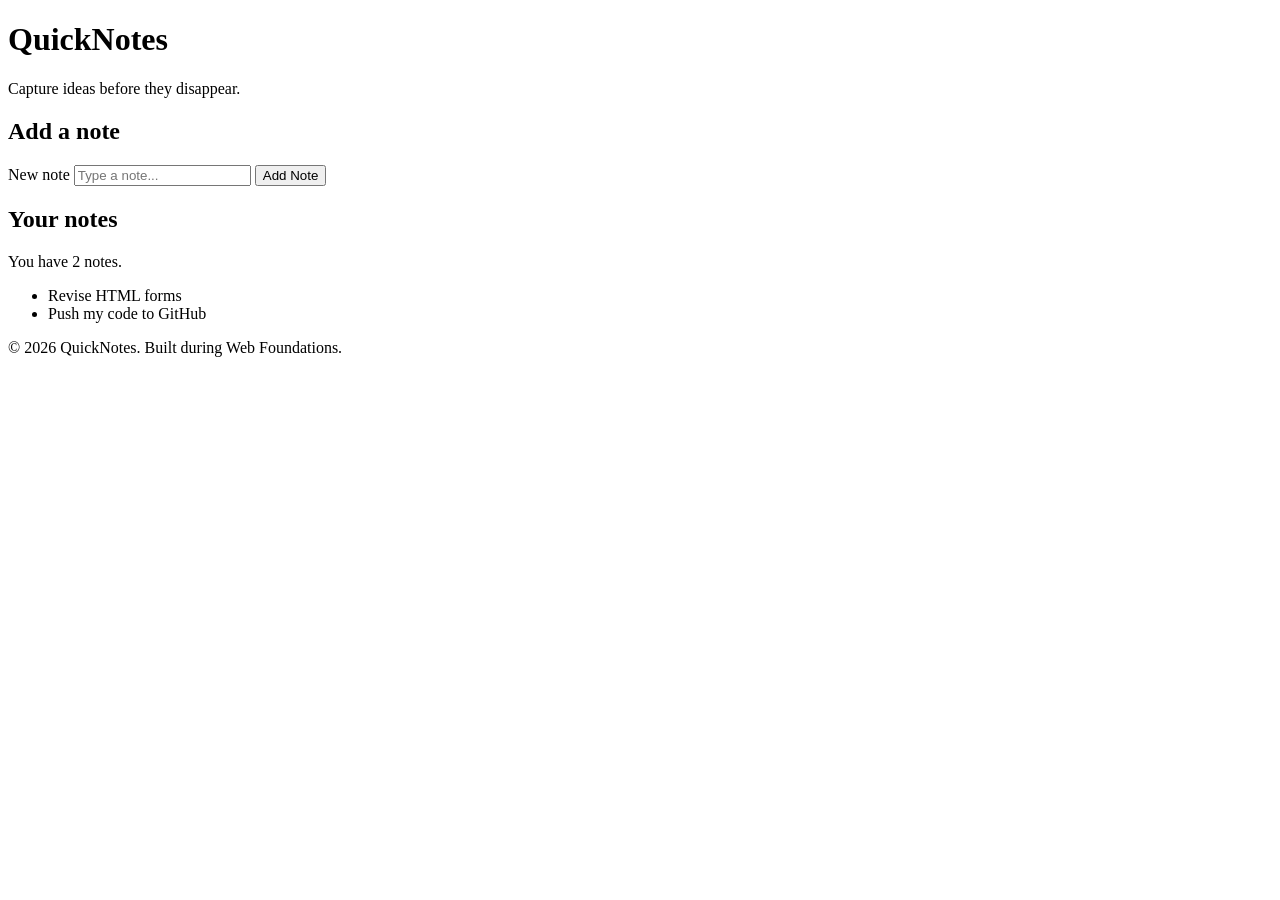
<file: day1/index.html>
<!DOCTYPE html>
<html lang="en">
  <head>
    <meta charset="UTF-8" />
    <meta name="viewport" content="width=device-width, initial-scale=1.0" />
    <title>QuickNotes</title>
  </head>
  <body>
    <header>
      <h1>QuickNotes</h1>
      <p>Capture ideas before they disappear.</p>
    </header>
 
    <main>
      <section>
        <h2>Add a note</h2>
        <form id="note-form">
          <label for="note-input">New note</label>
          <input type="text" id="note-input" placeholder="Type a note..." />
          <button type="submit">Add Note</button>
        </form>
      </section>
 
      <section>
        <h2>Your notes</h2>
        <p id="note-count">You have 2 notes.</p>
        <ul id="notes-list">
          <li>Revise HTML forms</li>
          <li>Push my code to GitHub</li>
        </ul>
      </section>
    </main>
 
    <footer>
      <p>&copy; 2026 QuickNotes. Built during Web Foundations.</p>
    </footer>
  </body>
</html>
</file>
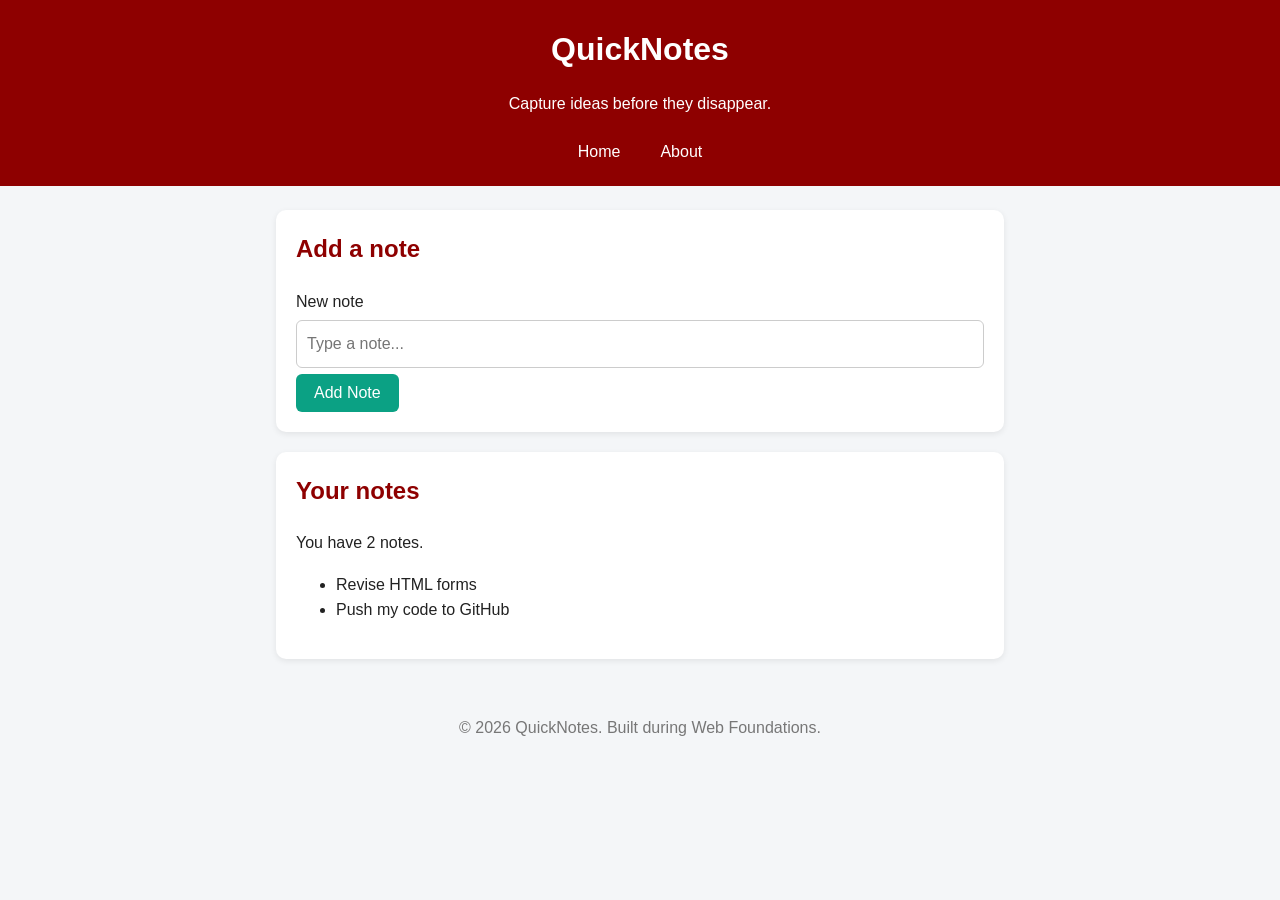
<file: day2/index.html>
<!DOCTYPE html>
<html lang="en">
  <head>
    <meta charset="UTF-8" />
    <meta name="viewport" content="width=device-width, initial-scale=1.0" />
    <title>QuickNotes</title>
    <link rel="stylesheet" href="style.css" />
  </head>
  <body>
    <header>
      <h1>QuickNotes</h1>
      <p>Capture ideas before they disappear.</p>
      <nav>
        <a href="index.html">Home</a>
        <a href="about.html">About</a>
      </nav>
    </header>

    <main>
      <section>
        <h2>Add a note</h2>
        <form id="note-form">
          <label for="note-input">New note</label>
          <input type="text" id="note-input" placeholder="Type a note..." />
          <button type="submit">Add Note</button>
        </form>
      </section>

      <section>
        <h2>Your notes</h2>
        <p id="note-count">You have 2 notes.</p>
        <ul id="notes-list">
          <li class="note">Revise HTML forms</li>
          <li class="note">Push my code to GitHub</li>
        </ul>
      </section>
    </main>

    <footer>
      <p>&copy; 2026 QuickNotes. Built during Web Foundations.</p>
    </footer>
  </body>
</html>
</file>
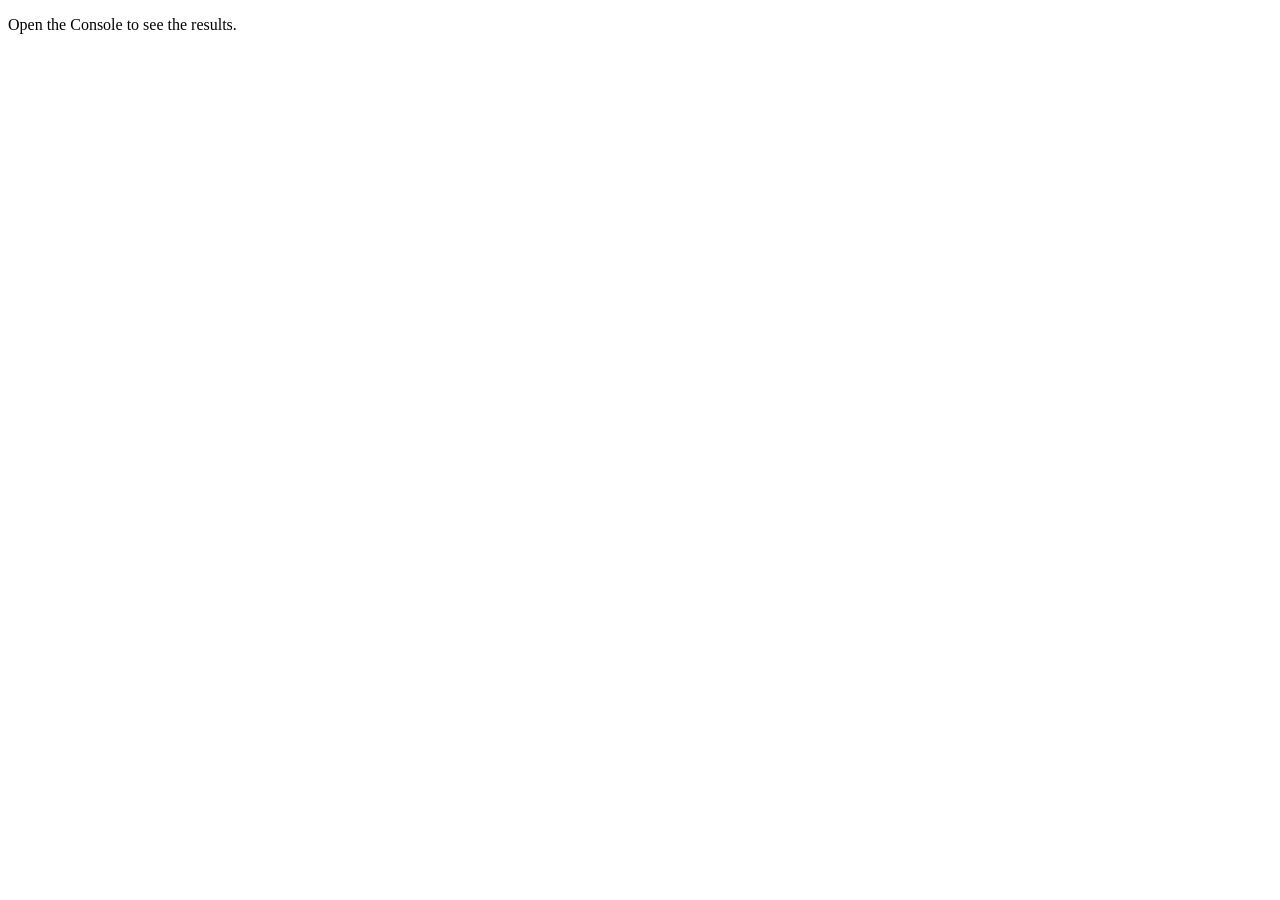
<file: day3/index.html>
<!DOCTYPE html>
<html lang="en">
  <head>
    <meta charset="UTF-8" />
    <meta name="viewport" content="width=device-width, initial-scale=1.0" />
    <title>Notes Toolkit</title>
    <script src="script.js" defer></script>
  </head>
  <body>
    <p>Open the Console to see the results.</p>
  </body>
</html>
</file>
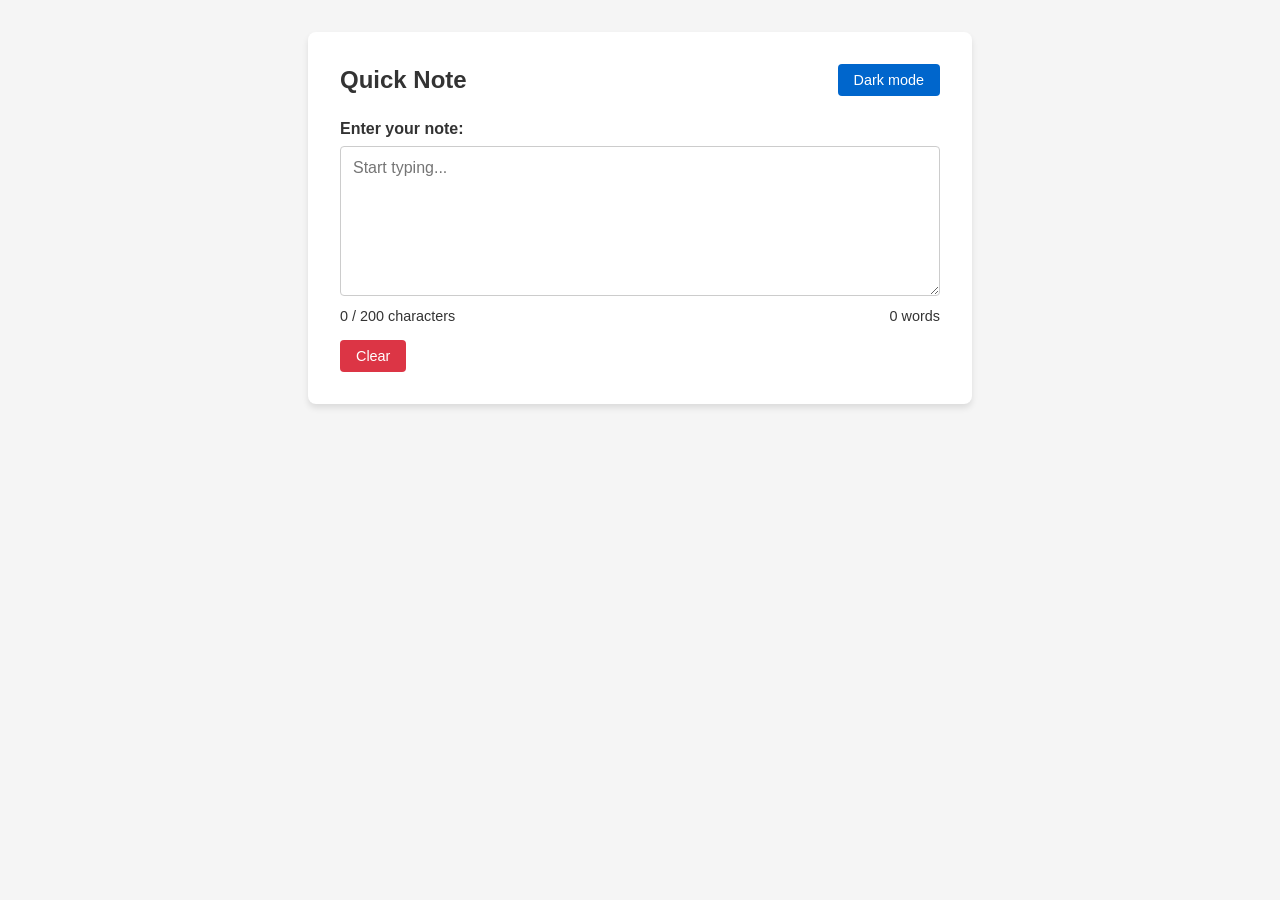
<file: day4/index.html>
<!DOCTYPE html>
<html lang="en">
<head>
  <meta charset="UTF-8">
  <meta name="viewport" content="width=device-width, initial-scale=1.0">
  <title>Day 4 - Note Pad & Character Counter</title>
  <link rel="stylesheet" href="style.css">
  <script src="script.js" defer></script>
</head>
<body>
  <div class="container">
    <header>
      <h1>Quick Note</h1>
      <button id="theme-toggle">Dark mode</button>
    </header>

    <main>
      <label for="note-text">Enter your note:</label>
      <textarea id="note-text" placeholder="Start typing..."></textarea>

      <div class="counter-info">
        <p id="char-count">0 / 200 characters</p>
        <p id="word-count">0 words</p>
      </div>

      <div class="actions">
        <button id="clear-btn">Clear</button>
      </div>
    </main>
  </div>
</body>
</html>
</file>
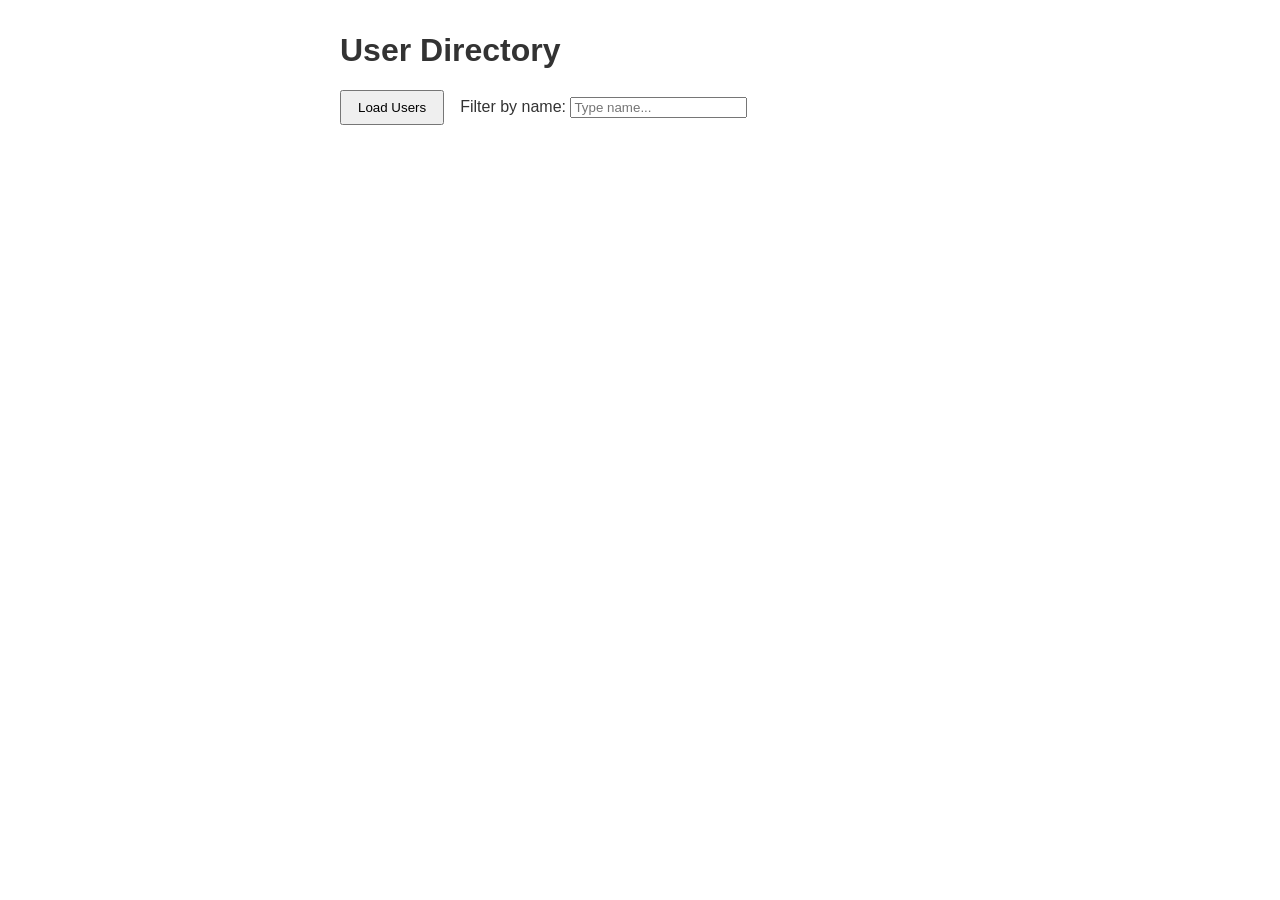
<file: day5/index.html>
<!DOCTYPE html>
<html lang="en">
<head>
  <meta charset="UTF-8">
  <meta name="viewport" content="width=device-width, initial-scale=1.0">
  <title>Day 5 - User Directory & REST API Design</title>
  <script src="users.js" defer></script>
  <style>
    body {
      font-family: -apple-system, BlinkMacSystemFont, "Segoe UI", Roboto, Helvetica, Arial, sans-serif;
      max-width: 600px;
      margin: 2rem auto;
      padding: 0 1rem;
      color: #333;
    }
    .controls {
      display: flex;
      gap: 1rem;
      margin-bottom: 1rem;
      align-items: center;
    }
    button {
      padding: 0.5rem 1rem;
      cursor: pointer;
    }
    button:disabled {
      cursor: not-allowed;
      opacity: 0.6;
    }
    #status {
      font-weight: bold;
      margin-bottom: 1rem;
    }
    #users-list {
      list-style: none;
      padding: 0;
    }
    .user-card {
      border: 1px solid #ddd;
      border-radius: 6px;
      padding: 1rem;
      margin-bottom: 0.75rem;
      background-color: #f9f9f9;
    }
    .user-name {
      font-weight: bold;
      font-size: 1.1rem;
      margin-bottom: 0.25rem;
    }
    .user-info {
      font-size: 0.9rem;
      color: #555;
      margin: 0.2rem 0;
    }
  </style>
</head>
<body>
  <h1>User Directory</h1>

  <div class="controls">
    <button id="load-users">Load Users</button>
    <div>
      <label for="filter-input">Filter by name:</label>
      <input type="text" id="filter-input" placeholder="Type name...">
    </div>
  </div>

  <p id="status"></p>
  <ul id="users-list"></ul>
</body>
</html>
</file>
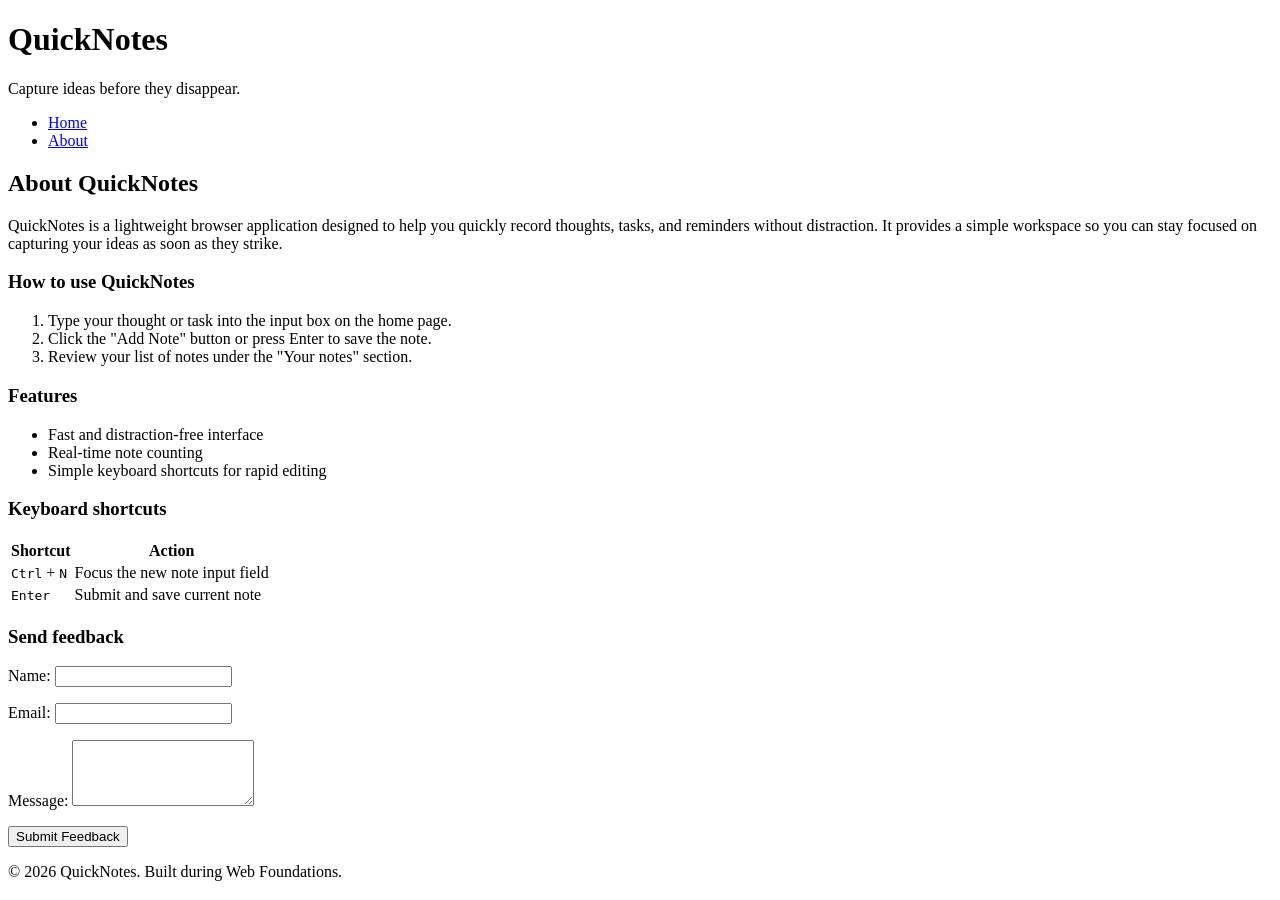
<file: day1/about.html>
<!DOCTYPE html>
<html lang="en">
  <head>
    <meta charset="UTF-8" />
    <meta name="viewport" content="width=device-width, initial-scale=1.0" />
    <title>QuickNotes - About</title>
  </head>
  <body>
    <header>
      <h1>QuickNotes</h1>
      <p>Capture ideas before they disappear.</p>
      <nav>
        <ul>
          <li><a href="index.html">Home</a></li>
          <li><a href="about.html">About</a></li>
        </ul>
      </nav>
    </header>

    <main>
      <h2>About QuickNotes</h2>
      <p>QuickNotes is a lightweight browser application designed to help you quickly record thoughts, tasks, and reminders without distraction. It provides a simple workspace so you can stay focused on capturing your ideas as soon as they strike.</p>

      <section>
        <h3>How to use QuickNotes</h3>
        <ol>
          <li>Type your thought or task into the input box on the home page.</li>
          <li>Click the "Add Note" button or press Enter to save the note.</li>
          <li>Review your list of notes under the "Your notes" section.</li>
        </ol>
      </section>

      <section>
        <h3>Features</h3>
        <ul>
          <li>Fast and distraction-free interface</li>
          <li>Real-time note counting</li>
          <li>Simple keyboard shortcuts for rapid editing</li>
        </ul>
      </section>

      <section>
        <h3>Keyboard shortcuts</h3>
        <table>
          <thead>
            <tr>
              <th scope="col">Shortcut</th>
              <th scope="col">Action</th>
            </tr>
          </thead>
          <tbody>
            <tr>
              <td><kbd>Ctrl</kbd> + <kbd>N</kbd></td>
              <td>Focus the new note input field</td>
            </tr>
            <tr>
              <td><kbd>Enter</kbd></td>
              <td>Submit and save current note</td>
            </tr>
          </tbody>
        </table>
      </section>

      <section>
        <h3>Send feedback</h3>
        <form action="#" method="post">
          <p>
            <label for="feedback-name">Name:</label>
            <input type="text" id="feedback-name" name="name" required />
          </p>
          <p>
            <label for="feedback-email">Email:</label>
            <input type="email" id="feedback-email" name="email" required />
          </p>
          <p>
            <label for="feedback-message">Message:</label>
            <textarea id="feedback-message" name="message" rows="4" required></textarea>
          </p>
          <button type="submit">Submit Feedback</button>
        </form>
      </section>
    </main>

    <footer>
      <p>&copy; 2026 QuickNotes. Built during Web Foundations.</p>
    </footer>
  </body>
</html>
</file>
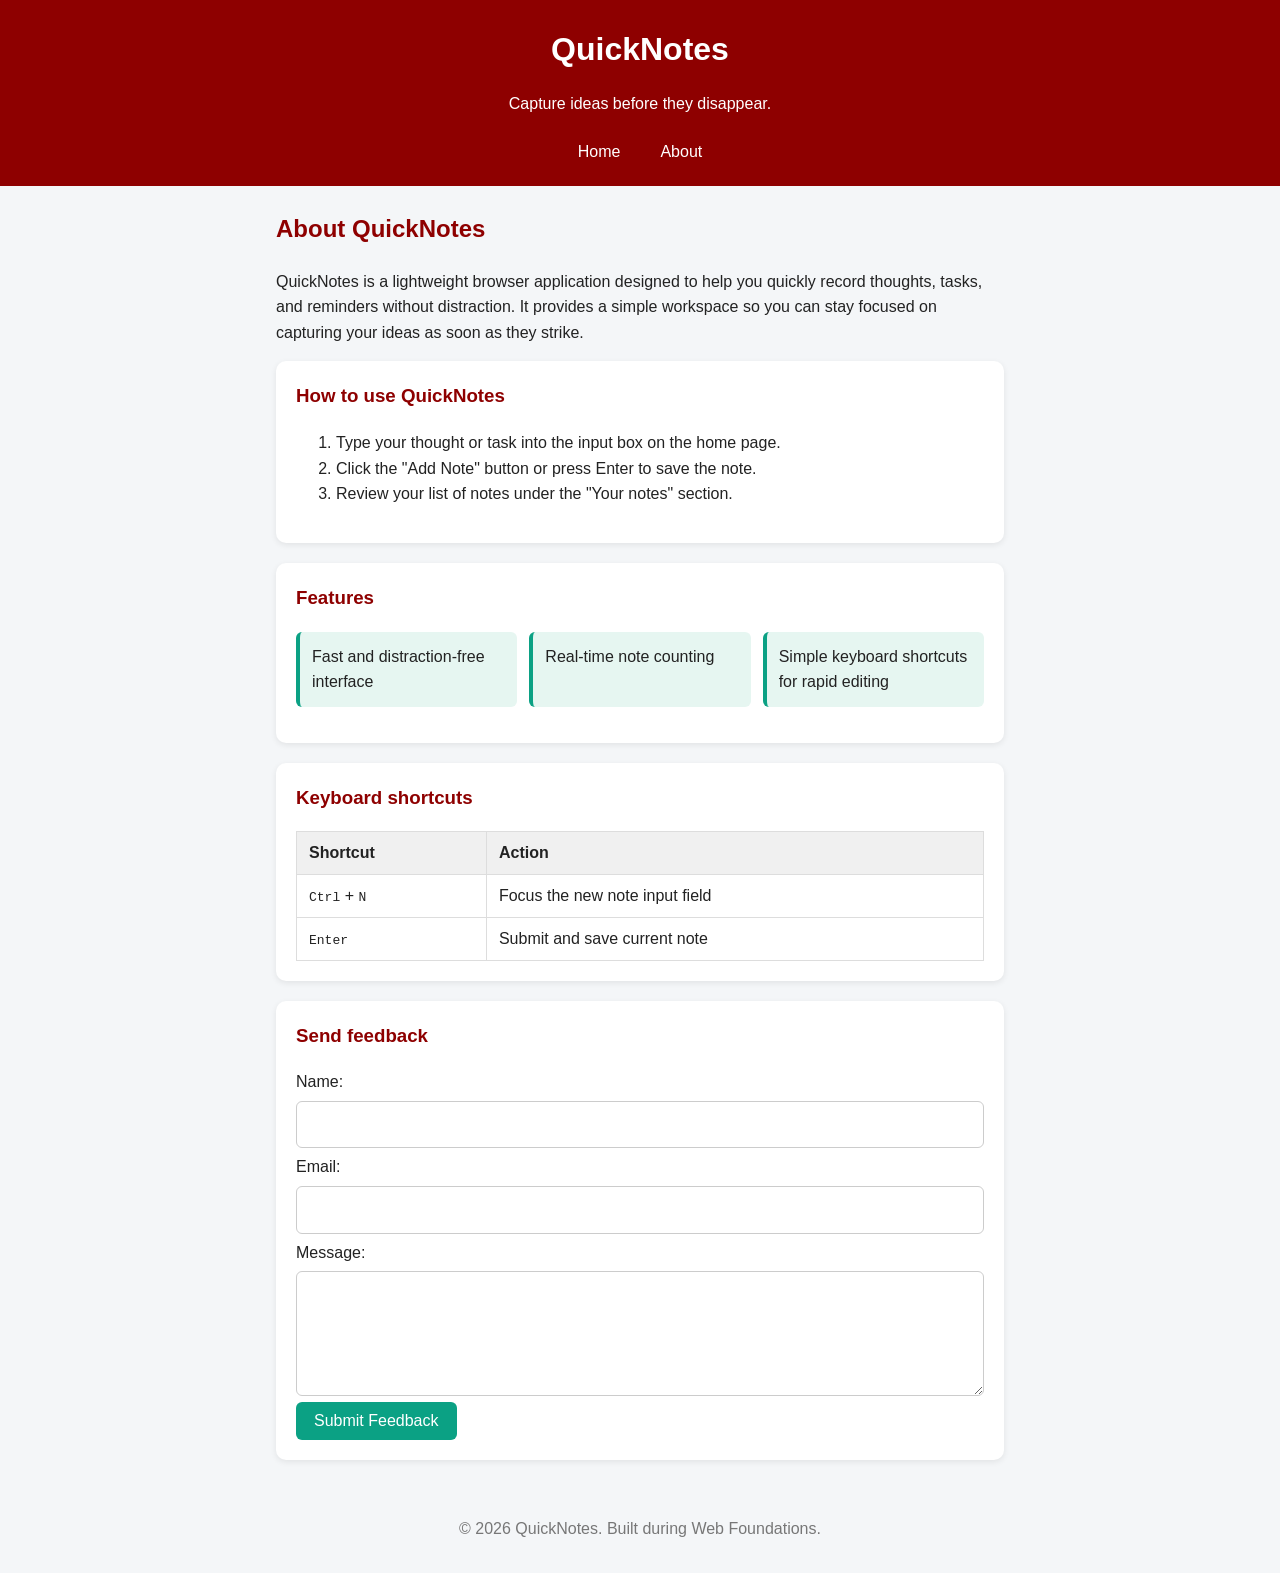
<file: day2/about.html>
<!DOCTYPE html>
<html lang="en">
  <head>
    <meta charset="UTF-8" />
    <meta name="viewport" content="width=device-width, initial-scale=1.0" />
    <title>QuickNotes - About</title>
    <link rel="stylesheet" href="style.css" />
  </head>
  <body>
    <header>
      <h1>QuickNotes</h1>
      <p>Capture ideas before they disappear.</p>
      <nav>
        <a href="index.html">Home</a>
        <a href="about.html">About</a>
      </nav>
    </header>

    <main>
      <h2>About QuickNotes</h2>
      <p>QuickNotes is a lightweight browser application designed to help you quickly record thoughts, tasks, and reminders without distraction. It provides a simple workspace so you can stay focused on capturing your ideas as soon as they strike.</p>

      <section>
        <h3>How to use QuickNotes</h3>
        <ol>
          <li>Type your thought or task into the input box on the home page.</li>
          <li>Click the "Add Note" button or press Enter to save the note.</li>
          <li>Review your list of notes under the "Your notes" section.</li>
        </ol>
      </section>

      <section>
        <h3>Features</h3>
        <ul class="features">
          <li>Fast and distraction-free interface</li>
          <li>Real-time note counting</li>
          <li>Simple keyboard shortcuts for rapid editing</li>
        </ul>
      </section>

      <section>
        <h3>Keyboard shortcuts</h3>
        <table>
          <thead>
            <tr>
              <th scope="col">Shortcut</th>
              <th scope="col">Action</th>
            </tr>
          </thead>
          <tbody>
            <tr>
              <td><kbd>Ctrl</kbd> + <kbd>N</kbd></td>
              <td>Focus the new note input field</td>
            </tr>
            <tr>
              <td><kbd>Enter</kbd></td>
              <td>Submit and save current note</td>
            </tr>
          </tbody>
        </table>
      </section>

      <section>
        <h3>Send feedback</h3>
        <form action="#" method="post">
          <label for="feedback-name">Name:</label>
          <input type="text" id="feedback-name" name="name" required />

          <label for="feedback-email">Email:</label>
          <input type="email" id="feedback-email" name="email" required />

          <label for="feedback-message">Message:</label>
          <textarea id="feedback-message" name="message" rows="4" required></textarea>

          <button type="submit">Submit Feedback</button>
        </form>
      </section>
    </main>

    <footer>
      <p>&copy; 2026 QuickNotes. Built during Web Foundations.</p>
    </footer>
  </body>
</html>
</file>
<file: day2/style.css>
/* 1. Reset and base styles */
*,
*::before,
*::after {
  box-sizing: border-box;
}

body {
  margin: 0;
  font-family: "Segoe UI", Arial, sans-serif;
  background-color: #f4f6f8;
  color: #222;
  line-height: 1.6;
}

/* 2. Header */
header {
  background-color: #8e0000;
  color: white;
  text-align: center;
  padding: 24px 16px 16px;
}

header h1 {
  margin: 0;
}

/* 3. Navigation with Flexbox */
nav {
  display: flex;
  justify-content: center;
  gap: 16px;
  margin-top: 12px;
}

nav a {
  color: white;
  text-decoration: none;
  padding: 6px 12px;
  border-radius: 6px;
  transition: background-color 0.2s ease;
}

nav a:hover {
  background-color: rgba(255, 255, 255, 0.2);
}

/* 4. Main content and section cards */
main {
  max-width: 760px;
  margin: 24px auto;
  padding: 0 16px;
}

section {
  background: white;
  padding: 20px;
  border-radius: 10px;
  margin-bottom: 20px;
  box-shadow: 0 2px 6px rgba(0, 0, 0, 0.08);
}

h2,
h3 {
  color: #8e0000;
  margin-top: 0;
}

/* 5. Features as a responsive grid of cards */
.features {
  list-style: none;
  padding: 0;
  display: grid;
  grid-template-columns: repeat(auto-fit, minmax(180px, 1fr));
  gap: 12px;
}

.features li {
  background-color: #e6f6f1;
  border-left: 4px solid #0ba184;
  padding: 12px;
  border-radius: 6px;
}

/* 6. Shortcuts table */
table {
  width: 100%;
  border-collapse: collapse; /* merge double borders into one */
}

th,
td {
  border: 1px solid #ddd;
  padding: 8px 12px;
  text-align: left;
}

th {
  background-color: #f0f0f0;
}

/* 7. Forms */
form {
  display: flex;
  flex-direction: column;
  gap: 6px;
}

input,
textarea {
  width: 100%;
  padding: 10px;
  border: 1px solid #ccc;
  border-radius: 6px;
  font: inherit; /* use the page font instead of the browser default */
}

input:focus,
textarea:focus {
  outline: 2px solid #0ba184;
  border-color: #0ba184;
}

button {
  align-self: flex-start;
  background-color: #0ba184;
  color: white;
  border: none;
  padding: 10px 18px;
  border-radius: 6px;
  font-size: 1rem;
  cursor: pointer;
  transition: background-color 0.2s ease, transform 0.2s ease;
}

button:hover {
  background-color: #088a70;
  transform: translateY(-2px);
}

/* 8. Footer */
footer {
  text-align: center;
  color: #777;
  padding: 16px;
}

/* 9. Small screens */
@media (max-width: 600px) {
  header {
    padding: 16px 12px 12px;
  }

  header h1 {
    font-size: 1.6rem;
  }

  section {
    padding: 16px;
  }
}
</file>
<file: day4/style.css>
:root {
  --bg-color: #f5f5f5;
  --text-color: #333333;
  --card-bg: #ffffff;
  --border-color: #cccccc;
  --button-bg: #0066cc;
  --button-text: #ffffff;
  --button-hover: #0052a3;
  --clear-btn-bg: #dc3545;
  --clear-btn-hover: #bd2130;
}

body.dark {
  --bg-color: #121212;
  --text-color: #e0e0e0;
  --card-bg: #1e1e1e;
  --border-color: #444444;
  --button-bg: #3700b3;
  --button-text: #ffffff;
  --button-hover: #6200ee;
  --clear-btn-bg: #cf6679;
  --clear-btn-hover: #b00020;
}

body {
  background-color: var(--bg-color);
  color: var(--text-color);
  font-family: -apple-system, BlinkMacSystemFont, "Segoe UI", Roboto, Helvetica, Arial, sans-serif;
  margin: 0;
  padding: 2rem;
  transition: background-color 0.3s ease, color 0.3s ease;
}

.container {
  max-width: 600px;
  margin: 0 auto;
  background-color: var(--card-bg);
  padding: 2rem;
  border-radius: 8px;
  box-shadow: 0 4px 6px rgba(0, 0, 0, 0.1);
}

header {
  display: flex;
  justify-content: space-between;
  align-items: center;
  margin-bottom: 1.5rem;
}

h1 {
  margin: 0;
  font-size: 1.5rem;
}

label {
  display: block;
  margin-bottom: 0.5rem;
  font-weight: bold;
}

textarea {
  width: 100%;
  height: 150px;
  padding: 0.75rem;
  border: 1px solid var(--border-color);
  border-radius: 4px;
  background-color: var(--card-bg);
  color: var(--text-color);
  font-size: 1rem;
  box-sizing: border-box;
  resize: vertical;
  font-family: inherit;
}

.counter-info {
  display: flex;
  justify-content: space-between;
  margin-top: 0.5rem;
  font-size: 0.9rem;
}

p {
  margin: 0;
}

button {
  cursor: pointer;
  padding: 0.5rem 1rem;
  border: none;
  border-radius: 4px;
  background-color: var(--button-bg);
  color: var(--button-text);
  font-size: 0.9rem;
  transition: background-color 0.2s ease;
}

button:hover {
  background-color: var(--button-hover);
}

#clear-btn {
  background-color: var(--clear-btn-bg);
  margin-top: 1rem;
}

#clear-btn:hover {
  background-color: var(--clear-btn-hover);
}

/* Counter States */
.warning {
  color: orange;
}

.over {
  color: red;
  font-weight: bold;
}
</file>
